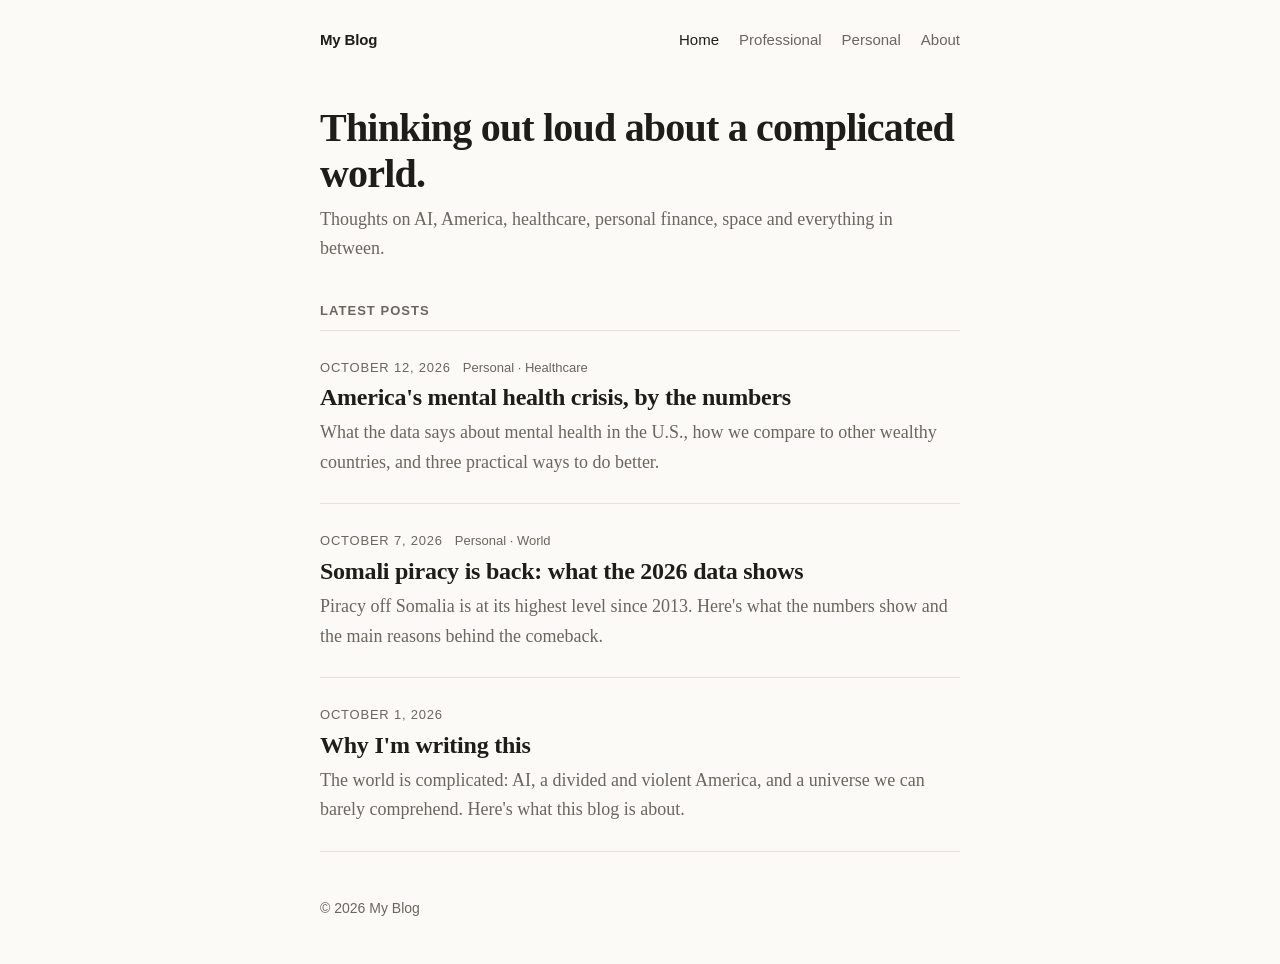
<file: index.html>
<!doctype html>
<html lang="en">
<head>
  <meta charset="utf-8">
  <meta name="viewport" content="width=device-width, initial-scale=1">
  <title>My Blog</title>
  <meta name="description" content="Thoughts on AI, America, healthcare, personal finance, space and everything in between.">
  <link rel="stylesheet" href="style.css">
</head>
<body>
  <header class="site-header">
    <a class="site-title" href="index.html">My Blog</a>
    <nav><a href="index.html" aria-current="page">Home</a><a href="professional.html">Professional</a><a href="personal.html">Personal</a><a href="about.html">About</a></nav>
  </header>

  <main class="wrap">
    <section class="intro">
      <h1>Thinking out loud about a complicated world.</h1>
      <p>Thoughts on AI, America, healthcare, personal finance, space and everything in between.</p>
    </section>
    <h2 class="topic-heading">Latest posts</h2>
    <ol id="post-list" class="post-list"></ol>
  </main>

  <footer class="site-footer">© <span id="year"></span> My Blog</footer>
  <script src="app.js"></script>
  <script>renderIndex();</script>
</body>
</html>
</file>
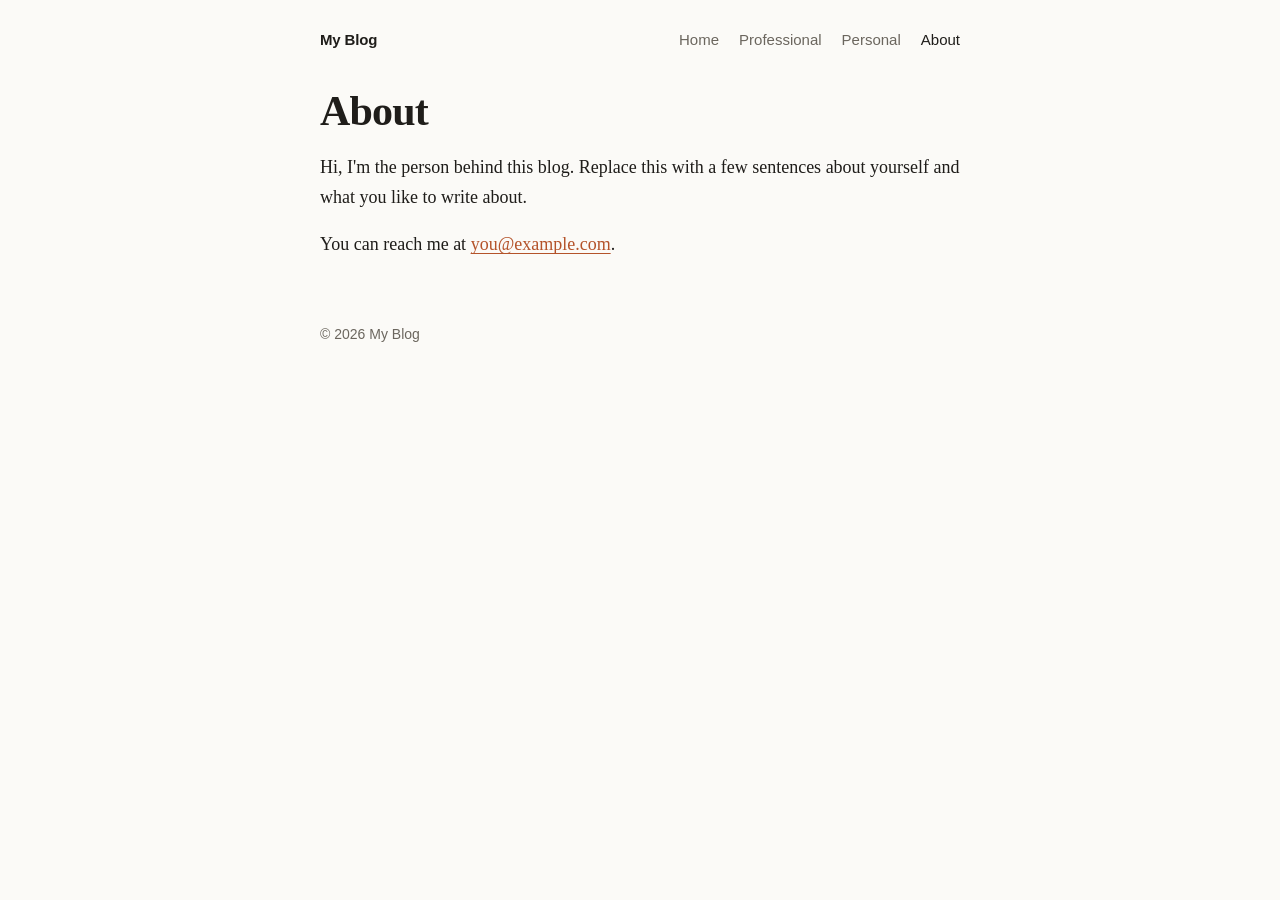
<file: about.html>
<!doctype html>
<html lang="en">
<head>
  <meta charset="utf-8">
  <meta name="viewport" content="width=device-width, initial-scale=1">
  <title>About · My Blog</title>
  <link rel="stylesheet" href="style.css">
</head>
<body>
  <header class="site-header">
    <a class="site-title" href="index.html">My Blog</a>
    <nav><a href="index.html">Home</a><a href="professional.html">Professional</a><a href="personal.html">Personal</a><a href="about.html" aria-current="page">About</a></nav>
  </header>

  <main class="wrap post">
    <h1>About</h1>
    <p>Hi, I'm the person behind this blog. Replace this with a few sentences about yourself and what you like to write about.</p>
    <p>You can reach me at <a href="mailto:you@example.com">you@example.com</a>.</p>
  </main>

  <footer class="site-footer">© <span id="year"></span> My Blog</footer>
  <script src="app.js"></script>
</body>
</html>
</file>
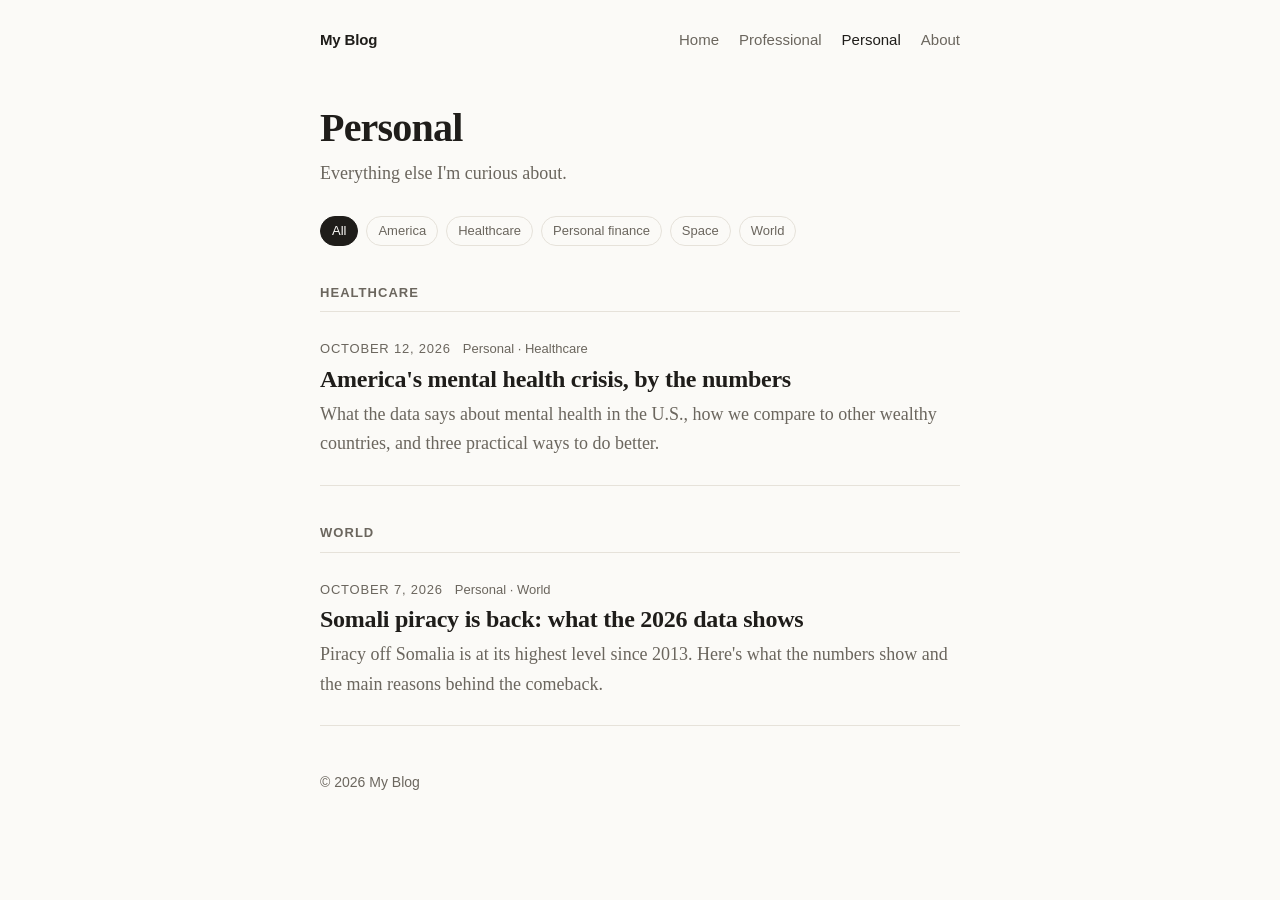
<file: personal.html>
<!doctype html>
<html lang="en">
<head>
  <meta charset="utf-8">
  <meta name="viewport" content="width=device-width, initial-scale=1">
  <title>My Blog</title>
  <link rel="stylesheet" href="style.css">
</head>
<body>
  <header class="site-header">
    <a class="site-title" href="index.html">My Blog</a>
    <nav><a href="index.html">Home</a><a href="professional.html">Professional</a><a href="personal.html" aria-current="page">Personal</a><a href="about.html">About</a></nav>
  </header>

  <main class="wrap">
    <section class="intro">
      <h1 id="section-title"></h1>
      <p id="section-blurb"></p>
    </section>
    <div id="tags" class="tags" aria-label="Filter by topic"></div>
    <div id="groups"></div>
  </main>

  <footer class="site-footer">© <span id="year"></span> My Blog</footer>
  <script src="app.js"></script>
  <script>renderSection("personal");</script>
</body>
</html>
</file>
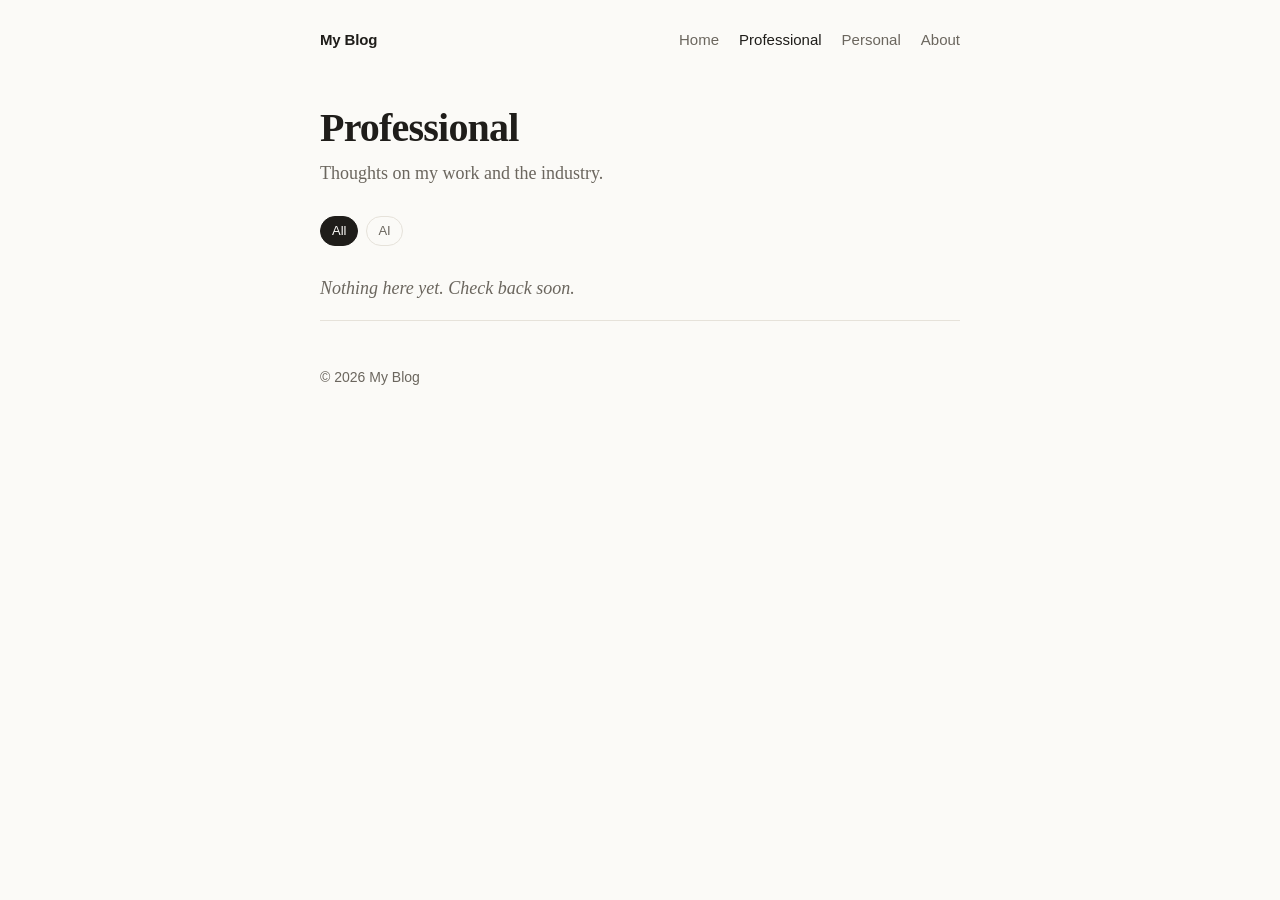
<file: professional.html>
<!doctype html>
<html lang="en">
<head>
  <meta charset="utf-8">
  <meta name="viewport" content="width=device-width, initial-scale=1">
  <title>My Blog</title>
  <link rel="stylesheet" href="style.css">
</head>
<body>
  <header class="site-header">
    <a class="site-title" href="index.html">My Blog</a>
    <nav><a href="index.html">Home</a><a href="professional.html" aria-current="page">Professional</a><a href="personal.html">Personal</a><a href="about.html">About</a></nav>
  </header>

  <main class="wrap">
    <section class="intro">
      <h1 id="section-title"></h1>
      <p id="section-blurb"></p>
    </section>
    <div id="tags" class="tags" aria-label="Filter by topic"></div>
    <div id="groups"></div>
  </main>

  <footer class="site-footer">© <span id="year"></span> My Blog</footer>
  <script src="app.js"></script>
  <script>renderSection("professional");</script>
</body>
</html>
</file>
<file: style.css>
:root {
  --bg: #fbfaf7;
  --fg: #1f1d1a;
  --muted: #6b665e;
  --line: #e6e2da;
  --accent: #b4532a;
  --code-bg: #f1eee8;
  --serif: "Iowan Old Style", "Palatino Linotype", Palatino, Georgia, serif;
  --sans: -apple-system, BlinkMacSystemFont, "Segoe UI", Roboto, sans-serif;
}
@media (prefers-color-scheme: dark) {
  :root {
    --bg: #171614;
    --fg: #ebe7e0;
    --muted: #a19b91;
    --line: #2e2b27;
    --accent: #e08a5f;
    --code-bg: #24221f;
  }
}

* { box-sizing: border-box; }
html { -webkit-text-size-adjust: 100%; }
body {
  margin: 0;
  background: var(--bg);
  color: var(--fg);
  font: 18px/1.65 var(--serif);
}
a { color: var(--accent); text-underline-offset: 3px; }
a:hover { text-decoration-thickness: 2px; }

.site-header, .wrap, .site-footer { max-width: 680px; margin: 0 auto; padding: 0 20px; }
.site-header {
  display: flex; justify-content: space-between; align-items: baseline;
  padding-top: 28px; padding-bottom: 28px;
  font-family: var(--sans); font-size: 15px;
}
.site-title { color: var(--fg); font-weight: 700; text-decoration: none; letter-spacing: -0.01em; }
.site-header nav a { color: var(--muted); text-decoration: none; margin-left: 20px; }
.site-header nav a:hover, .site-header nav a[aria-current] { color: var(--fg); }

.intro h1 { font-size: clamp(30px, 6vw, 40px); line-height: 1.15; margin: 24px 0 8px; letter-spacing: -0.02em; }
.intro p { color: var(--muted); margin: 0 0 28px; }

.tags { display: flex; flex-wrap: wrap; gap: 8px; margin: 0 0 12px; font-family: var(--sans); }
.tag {
  font-size: 13px; padding: 3px 11px; border: 1px solid var(--line); border-radius: 999px;
  color: var(--muted); text-decoration: none;
}
.tag:hover { color: var(--fg); border-color: var(--muted); }
.tag.on { background: var(--fg); color: var(--bg); border-color: var(--fg); }

.post-list { list-style: none; padding: 0; margin: 0; }
.post-list li { padding: 26px 0; border-bottom: 1px solid var(--line); }
.post-list h2 { font-size: 24px; line-height: 1.25; margin: 4px 0 6px; letter-spacing: -0.01em; }
.post-list h2 a { color: var(--fg); text-decoration: none; }
.post-list h2 a:hover { color: var(--accent); }
.post-list p { margin: 0; color: var(--muted); }
time { font-family: var(--sans); font-size: 13px; color: var(--muted); text-transform: uppercase; letter-spacing: 0.06em; }

.post h1 { font-size: clamp(30px, 6vw, 42px); line-height: 1.15; margin: 6px 0 14px; letter-spacing: -0.02em; }
.post header { margin: 16px 0 32px; }
.post h2 { font-size: 24px; margin: 1.8em 0 0.4em; }
.post img { max-width: 100%; height: auto; border-radius: 6px; }
.post blockquote { margin: 1.5em 0; padding-left: 18px; border-left: 3px solid var(--accent); color: var(--muted); }
.post code { font: 0.85em ui-monospace, SFMono-Regular, Menlo, monospace; background: var(--code-bg); padding: 2px 5px; border-radius: 4px; }
.post pre { background: var(--code-bg); padding: 16px; border-radius: 8px; overflow-x: auto; }
.post pre code { padding: 0; background: none; }
.back { font-family: var(--sans); font-size: 15px; text-decoration: none; display: inline-block; margin-top: 32px; }

.site-footer { padding-top: 48px; padding-bottom: 48px; color: var(--muted); font: 14px var(--sans); }

.post table { border-collapse: collapse; width: 100%; margin: 1.2em 0; font: 15px/1.5 var(--sans); }
.post th, .post td { text-align: left; padding: 8px 10px; border-bottom: 1px solid var(--line); }
.post th { color: var(--muted); font-weight: 600; }
.post hr { border: 0; border-top: 1px solid var(--line); margin: 2.5em 0; }
.post h3 { font-size: 20px; margin: 1.6em 0 0.3em; }

.site-header { flex-wrap: wrap; gap: 8px 0; }
.site-header nav a:first-child { margin-left: 0; }
.site-header nav { display: flex; flex-wrap: wrap; gap: 4px 20px; }
.site-header nav a { margin-left: 0; }
.meta { display: flex; flex-wrap: wrap; gap: 4px 12px; align-items: baseline; }
.place { font-family: var(--sans); font-size: 13px; color: var(--muted); }
.place a { color: var(--muted); text-decoration: none; }
.place a:hover { color: var(--accent); }
.topic-heading { font-family: var(--sans); font-size: 13px; font-weight: 600; text-transform: uppercase; letter-spacing: 0.08em; color: var(--muted); margin: 36px 0 0; padding-bottom: 8px; border-bottom: 1px solid var(--line); }
.post-list li.empty { color: var(--muted); font-style: italic; padding: 16px 0; }
</file>
